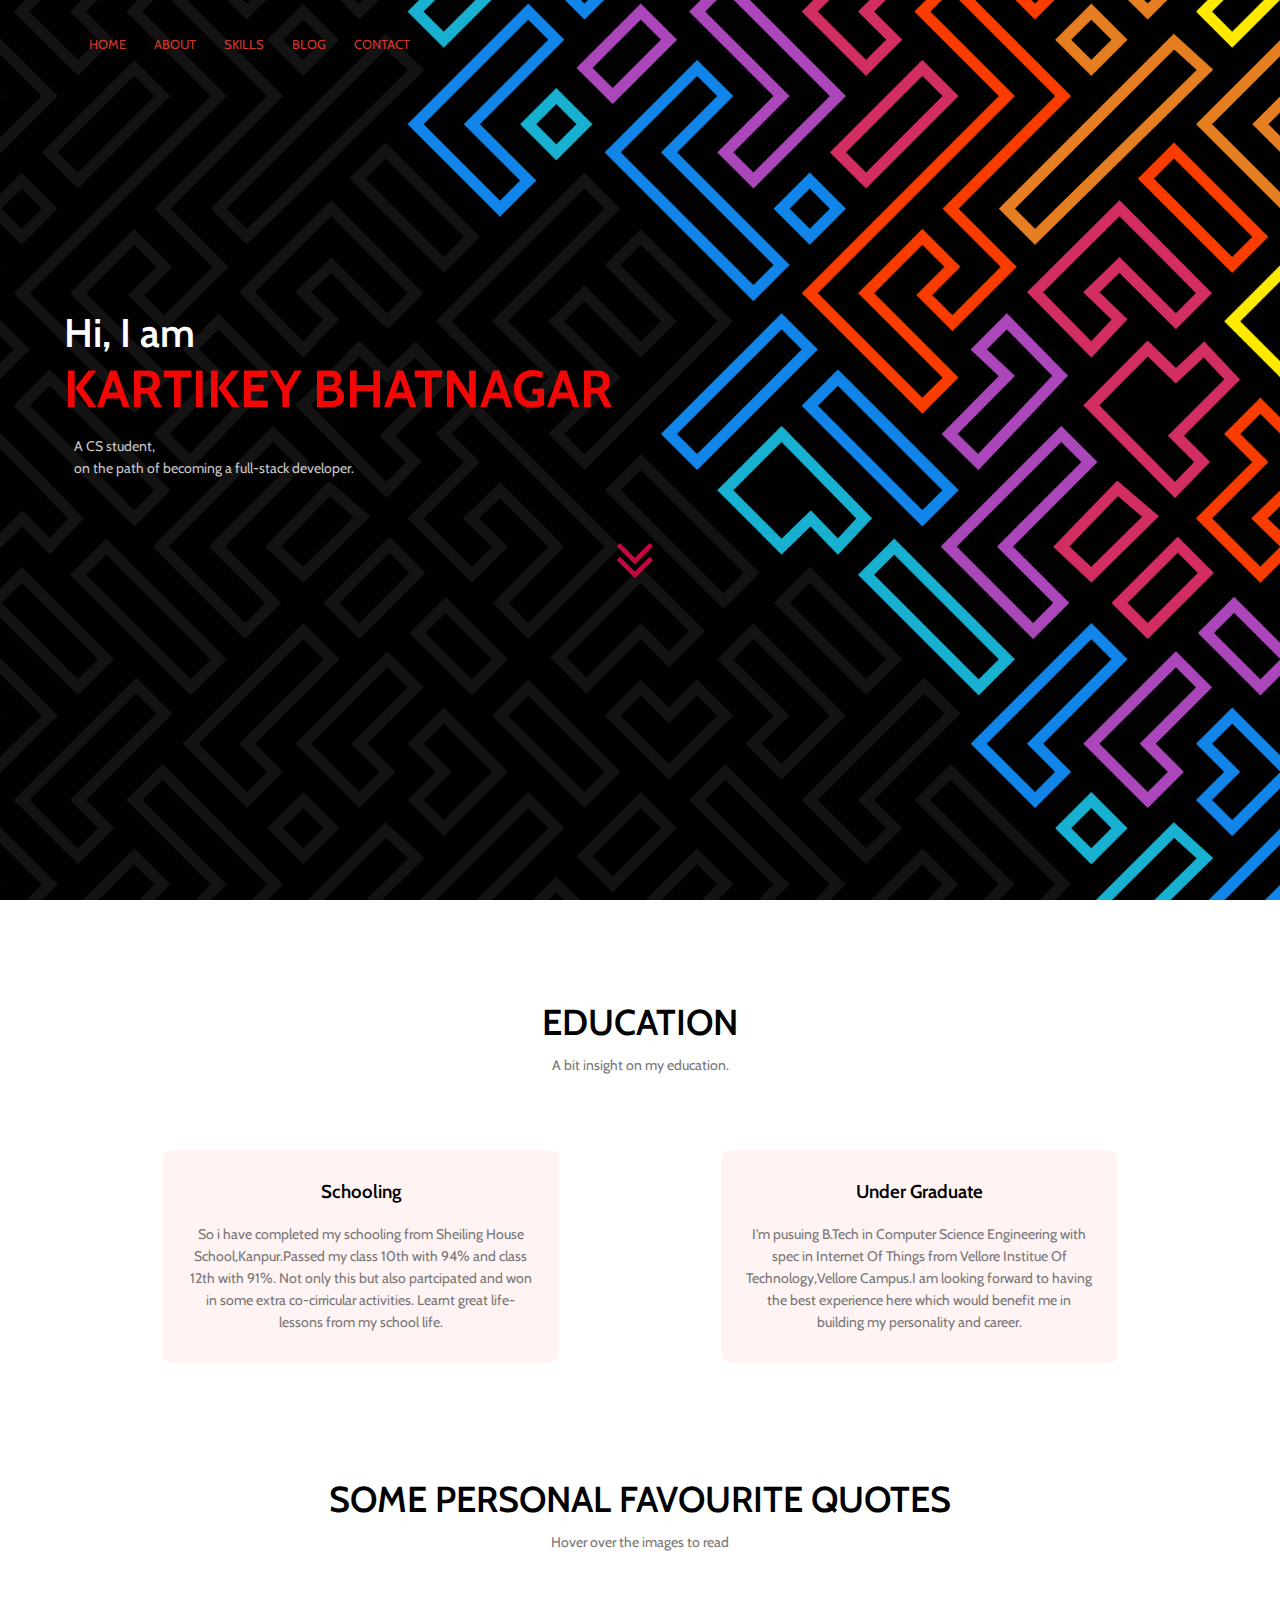
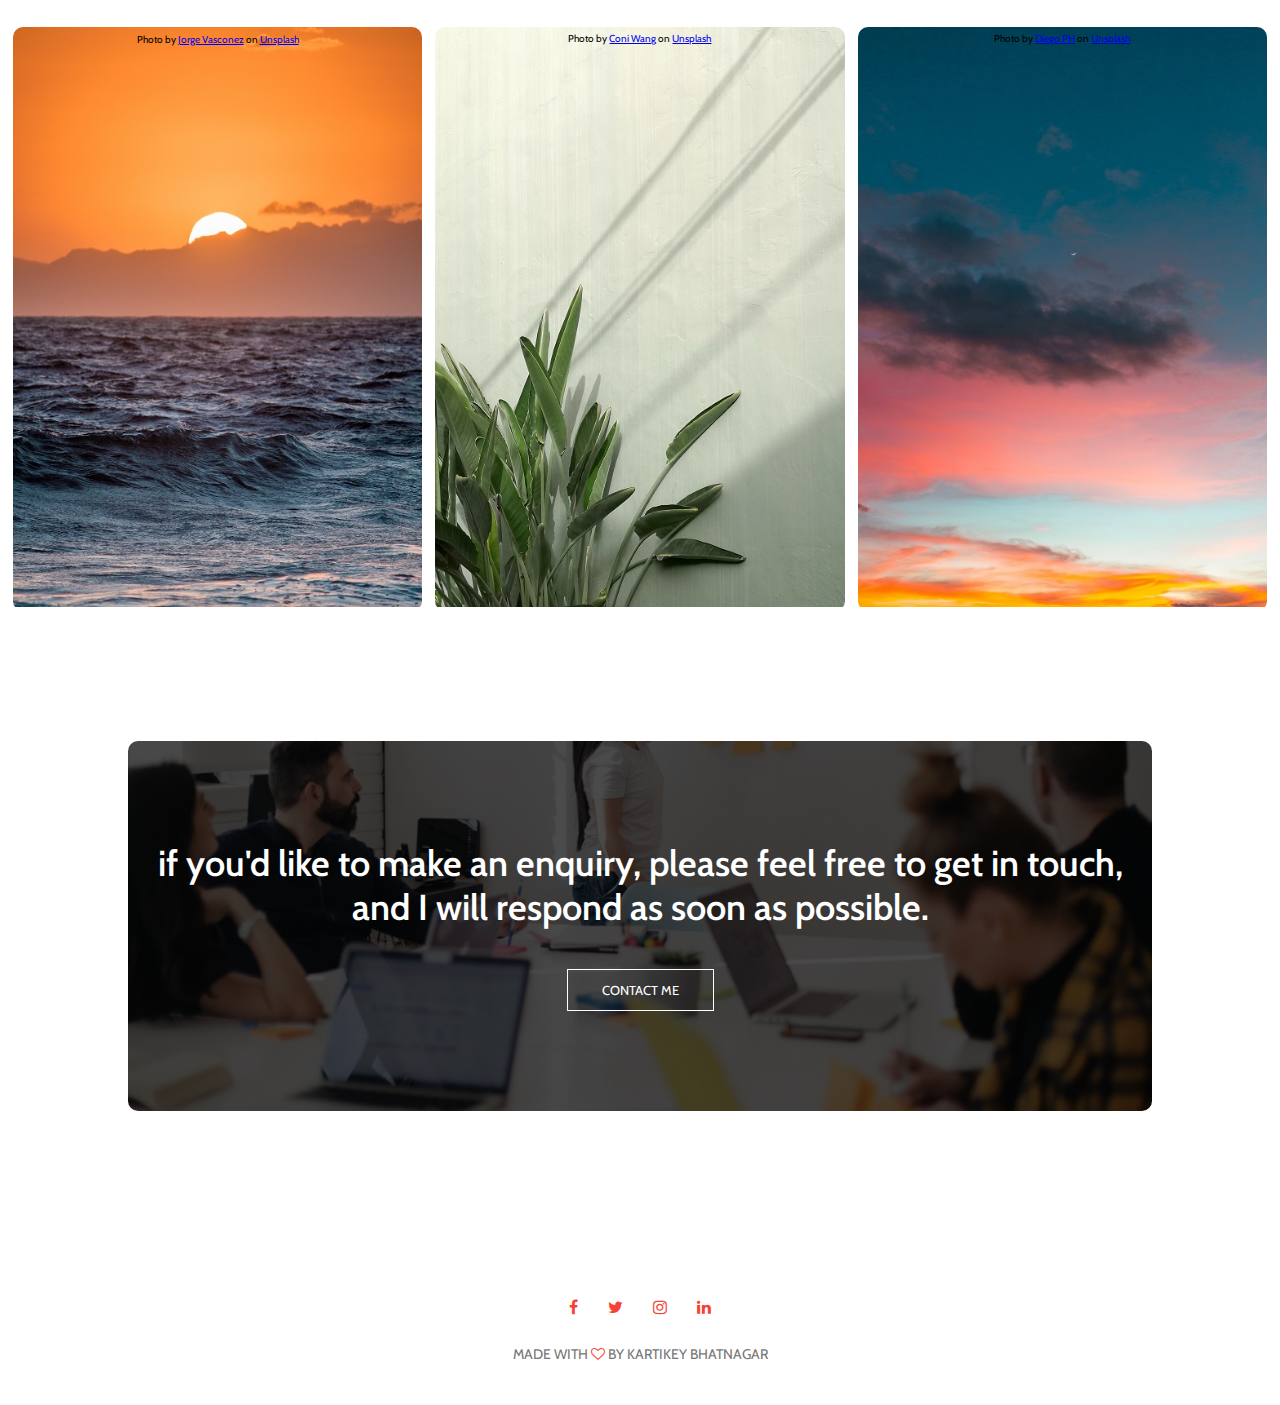
<file: index.html>
<!DOCTYPE html>
<html>
<head>
        <meta name="viewport" content="with=device-width, initial-scale=1.0">
                <title>MY WEBSITE</title>
        <link rel="stylesheet" href="style.css">
        <link rel="preconnect" href="https://fonts.googleapis.com">
<link rel="preconnect" href="https://fonts.gstatic.com" crossorigin>
<link href="https://fonts.googleapis.com/css2?family=Cabin:ital,wdth,wght@1,83.2,401;1,100,500;1,100,600&display=swap" rel="stylesheet">
    <link rel="stylesheet"  href="https://stackpath.bootstrapcdn.com/font-awesome/4.7.0/css/font-awesome.min.css">
    </head>
    <body>
        <section class="header">
        <nav>
            <a href="index.html"></a>
            <div class="nav-links" id="navLinks">
                <i class="fa fa-times" onclick="hideMenu()"></i>
                <ul>
                <li><a href="index.html">HOME</a></li>
                <li><a href="about.html">ABOUT</a></li>
                <li><a href="skills.html">SKILLS</a></li>  
                <li><a href="blog.html">BLOG</a></li>
                <li><a href="contact.html">CONTACT</a></li>    
                </ul>
                </div>
                <i class="fa fa-bars" onclick="showMenu()"></i>  
            
            </nav>
            
            <div class="text-box">
                <h1>Hi, I am</h1><h2>KARTIKEY BHATNAGAR</h2>
                <P>A CS student,<br> on the path of becoming a full-stack developer. </P>
                <div class="ico">
                
                    
                    
                    <i class="fa fa-angle-double-down fa-4x" ></i>
                                       </div>
                </div>
        </section>
        
        <!-------------EDUCATION---------->
        <section class="education">
        <h1>
            EDUCATION
            </h1>
            <p>A bit insight on my education.</p>
        <div class="row">
        <div class="education-col">
            <h3>Schooling</h3>
            <p>So i have completed my schooling from Sheiling House School,Kanpur.Passed my class 10th with 94% and class 12th with 91%.
             Not only this but also partcipated and won in some extra co-cirricular activities. Learnt great life-lessons from my school life.
            </p>
            </div>
            <div class="education-col">
            <h3>Under Graduate</h3>
            <p>I'm pusuing B.Tech in Computer Science Engineering with spec in Internet Of Things from Vellore Institue Of Technology,Vellore Campus.I am looking forward to having the best experience here which would benefit me in building my personality and career.</p>
            </div>
            
            </div>
        
        
        </section>
        <!---------quotes------>
        <section class="campus">
        <h1>SOME PERSONAL FAVOURITE QUOTES</h1>
            <p>Hover over the images to read</p>
            
            <div class="row">
            <div class="campus-col">
                <img src="images/quotes1.png">
                <div class="layer">
                <h3>Your Network is your Networth.</h3>
                    <h7>Photo by <a href="https://unsplash.com/@jorgeluis?utm_source=unsplash&utm_medium=referral&utm_content=creditCopyText">Jorge Vasconez</a> on <a href="https://unsplash.com/s/photos/sunrise?utm_source=unsplash&utm_medium=referral&utm_content=creditCopyText">Unsplash</a>
  </h7>
                </div>
                </div>
                 <div class="campus-col">
                <img src="images/quotes2%20(2).png">
                <div class="layer">
                <h3>The key to life is running and reading - Will Smith</h3>
                    <h8>Photo by <a href="https://unsplash.com/@coni_wang?utm_source=unsplash&utm_medium=referral&utm_content=creditCopyText">Coni Wang</a> on <a href="https://unsplash.com/s/photos/day?utm_source=unsplash&utm_medium=referral&utm_content=creditCopyText">Unsplash</a>
  </h8>
                </div>
                </div>
                 <div class="campus-col">
                <img src="images/quotes3.png">
                <div class="layer">
                <h3>Money is like the 6th sense it allows you to enjoy your first five.</h3>
                    <h9>Photo by <a href="https://unsplash.com/@jdiegoph?utm_source=unsplash&utm_medium=referral&utm_content=creditCopyText">Diego PH</a> on <a href="https://unsplash.com/s/photos/sunset?utm_source=unsplash&utm_medium=referral&utm_content=creditCopyText">Unsplash</a></h9>
                </div>
                </div>
                 </div>
        
        
        </section>
        
        <!---------facilities---------
        <section class="facilities">
            <h1>our facilities</h1>
            <p>loren ipsum dolor sit</p>
            
            <div class="row">
            <div class="facilities-col">
                <img src="images/library.png">
                <h3>world class library</h3>
                <p>lorem ipsum dolor sit mjnjcdsnjc jxjsii jsxisixj ijxisj</p>
                </div>
                 <div class="facilities-col">
                <img src="images/basketball.png">
                <h3>largest play ground</h3>
                <p>lorem ipsum dolor sit mjnjcdsnjc jxjsii jsxisixj ijxisj</p>
                </div>
                 <div class="facilities-col">
                <img src="images/cafeteria.png">
                <h3>healthy food</h3>
                <p>lorem ipsum dolor sit mjnjcdsnjc jxjsii jsxisixj ijxisj</p>
                </div>
            </div>
           
        </section>        
    ---->    
        
        <!------------------testimonials----------
        <section class="testimonials">
        <h1>what our student says</h1>
            <p>lorem ipsum dolor sit amet</p>
            
            
            <div class="row">
            <div class="testimonials-col">
                <img src="images/user1.jpg">
                <div>
                <p>h9 hsicdcu uhcuihuich hih cuhuih uhuihuihui uhhusuh uhuhuhu 
                    </p>
                <h3> christine berkley</h3>
                    <i class="fa fa-star"></i>
                    <i class="fa fa-star"></i>
                    <i class="fa fa-star"></i>
                    <i class="fa fa-star"></i>
                    <i class="fa fa-star-o"></i>
                </div>
                </div>
                 <div class="testimonials-col">
                <img src="images/user2.jpg">
                <div>
                <p>h9 hsicdcu uhcuihuich hih cuhuih uhuihuihui uhhusuh uhuhuhu 
                    </p>
                <h3> yo boy</h3>
                     <i class="fa fa-star"></i>
                    <i class="fa fa-star"></i>
                    <i class="fa fa-star"></i>
                    <i class="fa fa-star"></i>
                    <i class="fa fa-star-half-o"></i>                
                </div>
                </div>
            </div>
            </section>

---->
        <!----------call to action------------>
        
        <section class="cta">
        <h1>if you'd like to make an enquiry, please feel free to get in touch, and I will respond as soon as possible.</h1>
        <a href="contact.html" class="hero-btn">CONTACT ME</a>
    </section>
        
        
        <!---------footer---------->
        <section class="footer">
        <h4></h4>
            <p> </p>
            <div class="icons">
                <i class="fa fa-facebook"></i>
                <i class="fa fa-twitter"></i>
                <i class="fa fa-instagram"></i>
                <i class="fa fa-linkedin"></i>
            
            </div>
            <p>MADE WITH <i class="fa fa-heart-o"></i> BY KARTIKEY BHATNAGAR</p>
        </section>
        
        
        
        
        
        <!----------JAVA Script for toggle menu-------->
        <script>
        var navLinks = document.getElementById("navLinks");
            function showMenu(){
                navLinks.style.right = "0";}
            function showMenu(){
                navLinks.style.right = "-200px";
            }
        </script>
        
    </body>
        </html>
</file>
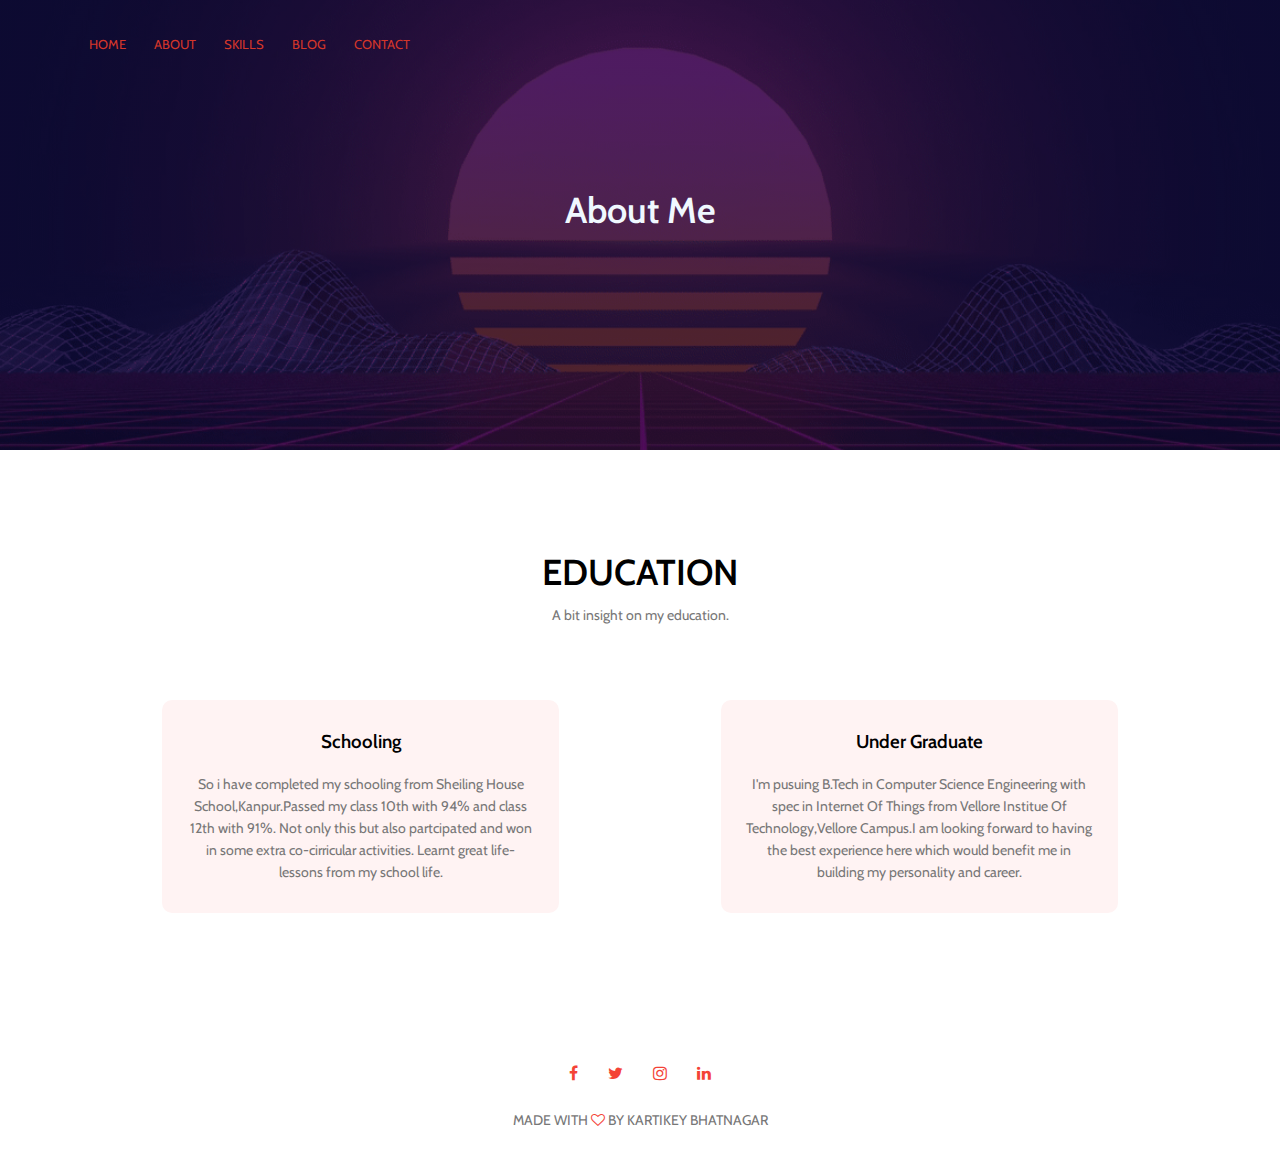
<file: about.html>
<!DOCTYPE html>
<html>
<head>
        <meta name="viewport" content="with=device-width, initial-scale=1.0">
                <title>MY WEBSITE</title>
        <link rel="stylesheet" href="style.css">
        <link rel="preconnect" href="https://fonts.googleapis.com">
<link rel="preconnect" href="https://fonts.gstatic.com" crossorigin>
<link href="https://fonts.googleapis.com/css2?family=Cabin:ital,wdth,wght@1,83.2,401;1,100,500;1,100,600&display=swap" rel="stylesheet">
    <link rel="stylesheet"  href="https://stackpath.bootstrapcdn.com/font-awesome/4.7.0/css/font-awesome.min.css">
    </head>
    <body>
        <section class="sub-header">
        <nav>
            <a href="index.html"></a>
            <div class="nav-links" id="navLinks">
                <i class="fa fa-times" onclick="hideMenu()"></i>
                <ul>
             <li><a href="index.html">HOME</a></li>
                <li><a href="about.html">ABOUT</a></li>
                    <li><a href="skills.html">SKILLS</a></li>  
                <li><a href="blog.html">BLOG</a></li>
                <li><a href="contact.html">CONTACT</a></li>    
                </ul>
                </div>
                <i class="fa fa-bars" onclick="showMenu()"></i>  
            
            </nav>
            
           <h1>About Me</h1>
                       </section>
        
         <!---------about me content---------->
      <section class="education">
        <h1>
            EDUCATION
            </h1>
            <p>A bit insight on my education.</p>
        <div class="row">
        <div class="education-col">
            <h3>Schooling</h3>
            <p>So i have completed my schooling from Sheiling House School,Kanpur.Passed my class 10th with 94% and class 12th with 91%.
             Not only this but also partcipated and won in some extra co-cirricular activities. Learnt great life-lessons from my school life.
            </p>
            </div>
            <div class="education-col">
            <h3>Under Graduate</h3>
            <p>I'm pusuing B.Tech in Computer Science Engineering with spec in Internet Of Things from Vellore Institue Of Technology,Vellore Campus.I am looking forward to having the best experience here which would benefit me in building my personality and career.</p>
            </div>
            
            </div>
        
        
        </section>
        
        <!---------footer---------->
        <section class="footer">
        <h4></h4>
            <p> </p>
            <div class="icons">
                <i class="fa fa-facebook"></i>
                <i class="fa fa-twitter"></i>
                <i class="fa fa-instagram"></i>
                <i class="fa fa-linkedin"></i>
            
            </div>
            <p>MADE WITH <i class="fa fa-heart-o"></i> BY KARTIKEY BHATNAGAR</p>
        </section>
        
        
        
        
        
        <!----------JAVA Script for toggle menu-------->
        <script>
        var navLinks = document.getElementById("navLinks");
            function showMenu(){
                navLinks.style.right = "0";}
            function showMenu(){
                navLinks.style.right = "-200px";
            }
        </script>
        
    <body>
        </html>
</file>
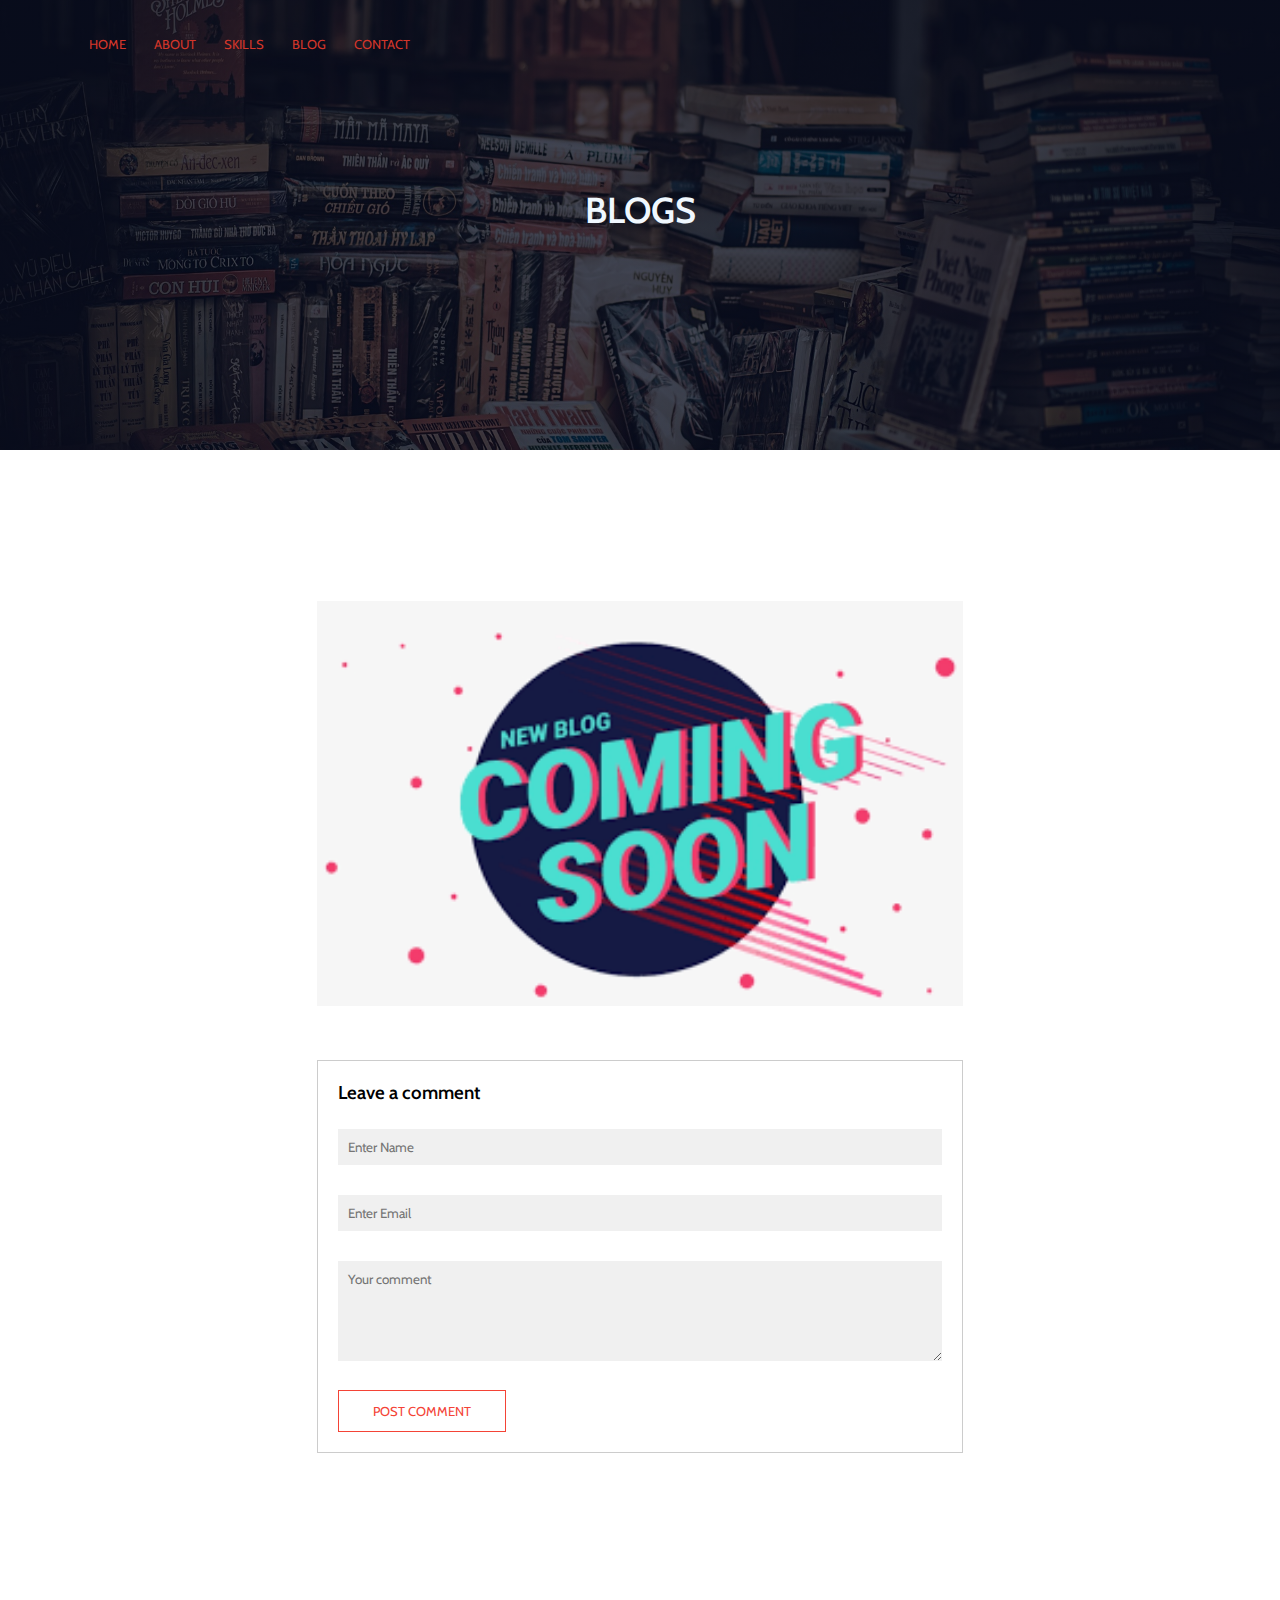
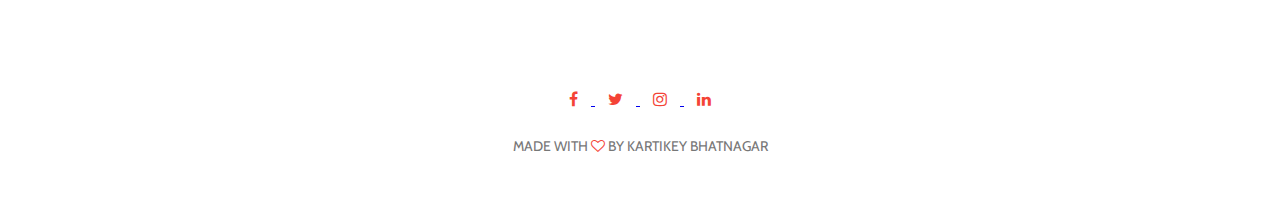
<file: blog.html>
<!DOCTYPE html>
<html>
<head>
        <meta name="viewport" content="with=device-width, initial-scale=1.0">
                <title>MY WEBSITE</title>
        <link rel="stylesheet" href="style.css">
        <link rel="preconnect" href="https://fonts.googleapis.com">
<link rel="preconnect" href="https://fonts.gstatic.com" crossorigin>
<link href="https://fonts.googleapis.com/css2?family=Cabin:ital,wdth,wght@1,83.2,401;1,100,500;1,100,600&display=swap" rel="stylesheet">
    <link rel="stylesheet"  href="https://stackpath.bootstrapcdn.com/font-awesome/4.7.0/css/font-awesome.min.css">
    </head>
    <body>
        <section class="sub-headerblog">
        <nav>
            <a href="index.html"></a>
            <div class="nav-links" id="navLinks">
                <i class="fa fa-times" onclick="hideMenu()"></i>
                <ul>
                 <li><a href="index.html">HOME</a></li>
                <li><a href="about.html">ABOUT</a></li>
                <li><a href="skills.html">SKILLS</a></li>  
                <li><a href="blog.html">BLOG</a></li>
                <li><a href="contact.html">CONTACT</a></li>     
                </ul>
                </div>
                <i class="fa fa-bars" onclick="showMenu()"></i>  
            
            </nav>
            
           <h1>BLOGS</h1>
                       </section>
        
   <!------------------blog page contents----------> 
        <section class="blog-content">
        
            <div class="row">
            <div class="blog">
                <img src="images/blog.png">
              <!---------
                <h2>our certificate & online programs for 2021</h2>   
                <p>hi iam kb dshduis hhcsuihdisuhih ihsdicsiuh iusdhfhsdiuc hshds fhdshusdchsdcs shdusdhfh sdhsdchdhsh sdh hh dhcj vijiofdn fd ifd idfrh xchi  vid hvi iijx igifjxcddfhh idvixi uj icji icxjvi  igdiviovxvvjhjx chiv ioojviojvioji vivi ijoijvifjvjvi  jifjidfojv dfjv dfovjviojfv do j fiojvojv ij vi odjioj vdifjvijv dfvjd fo fof fdjojfdojvfd jdovjdfo vjdfvj dovjdfoivjdiojv  i dfidfifdvjidfovjdiof d fo dfvdf vd d v dfjv odj odjfvj df djfjodf vdf j f ovj fv dv jdjvdfjovjdofivjdfvijdfvjd v dfv df vjdf ij djjiijfvi dfiojvidofjvidfjvijdfiovjdfiovjfdiodjvfifdjvijd f dfoijvdfoijvdifojidfojjfdvjdfjojdfoivjdfjvodfjvodfjdfojvdjvdovjdoj</p>
                <br>
              <p>hi iam kb dshduis hhcsuihdisuhih ihsdicsiuh iusdhfhsdiuc hshds fhdshusdchsdcs shdusdhfh sdhsdchdhsh sdh hh dhcj vijiofdn fd ifd idfrh xchi  vid hvi iijx igifjxcddfhh idvixi uj icji icxjvi  igdiviovxvvjhjx chiv ioojviojvioji vivi ijoijvifjvjvi  jifjidfojv dfjv dfovjviojfv do j fiojvojv ij vi odjioj vdifjvijv dfvjd fo fof fdjojfdojvfd jdovjdfo vjdfvj dovjdfoivjdiojv  i dfidfifdvjidfovjdiof d fo dfvdf vd d v dfjv odj odjfvj df djfjodf vdf j f ovj fv dv jdjvdfjovjdofivjdfvijdfvjd v dfv df vjdf ij djjiijfvi dfiojvidofjvidfjvijdfiovjdfiovjfdiodjvfifdjvijd f dfoijvdfoijvdifojidfojjfdvjdfjojdfoivjdfjvodfjvodfjdfojvdjvdovjdoj</p>
                <br>  
                <p>hi iam kb dshduis hhcsuihdisuhih ihsdicsiuh iusdhfhsdiuc hshds fhdshusdchsdcs shdusdhfh sdhsdchdhsh sdh hh dhcj vijiofdn fd ifd idfrh xchi  vid hvi iijx igifjxcddfhh idvixi uj icji icxjvi  igdiviovxvvjhjx chiv ioojviojvioji vivi ijoijvifjvjvi  jifjidfojv dfjv dfovjviojfv do j fiojvojv ij vi odjioj vdifjvijv dfvjd fo fof fdjojfdojvfd jdovjdfo vjdfvj dovjdfoivjdiojv  i dfidfifdvjidfovjdiof d fo dfvdf vd d v dfjv odj odjfvj df djfjodf vdf j f ovj fv dv jdjvdfjovjdofivjdfvijdfvjd v dfv df vjdf ij djjiijfvi dfiojvidofjvidfjvijdfiovjdfiovjfdiodjvfifdjvijd f dfoijvdfoijvdifojidfojjfdvjdfjojdfoivjdfjvodfjvodfjdfojvdjvdovjdoj</p>
                <br>
                <p>hi iam kb dshduis hhcsuihdisuhih ihsdicsiuh iusdhfhsdiuc hshds fhdshusdchsdcs shdusdhfh sdhsdchdhsh sdh hh dhcj vijiofdn fd ifd idfrh xchi  vid hvi iijx igifjxcddfhh idvixi uj icji icxjvi  igdiviovxvvjhjx chiv ioojviojvioji vivi ijoijvifjvjvi  jifjidfojv dfjv dfovjviojfv do j fiojvojv ij vi odjioj vdifjvijv dfvjd fo fof fdjojfdojvfd jdovjdfo vjdfvj dovjdfoivjdiojv  i dfidfifdvjidfovjdiof d fo dfvdf vd d v dfjv odj odjfvj df djfjodf vdf j f ovj fv dv jdjvdfjovjdofivjdfvijdfvjd v dfv df vjdf ij djjiijfvi dfiojvidofjvidfjvijdfiovjdfiovjfdiodjvfifdjvijd f dfoijvdfoijvdifojidfojjfdvjdfjojdfoivjdfjvodfjvodfjdfojvdjvdovjdoj</p>
               ------------>
                
                <div class="comment-box">
                
                <h3>Leave a comment</h3>
                <form class="comment-form">
                    <input type="text" placeholder="Enter Name">
                    <input type="email" placeholder="Enter Email">
                    <textarea rows="5" placeholder="Your comment"></textarea>
                <button type="submit" class="hero-btn red-btn">POST COMMENT</button>
                    </form>
                
                
                
                </div>
                
                
                            
                </div>
           
                <!---------------------no need right now-----------------
                <div class="blog-right">
                <h3>Post CAtegories</h3>
                <div>
                <span>Business Analytics</span>
                    <span>21</span>
                
                </div>
                <div>
                 <span>Data science</span>
                    <span>28</span>
                
                </div>
                <div>
                 <span>data science</span>
                    <span>51</span>
                
                </div>
                <div>
                 <span> Analytics</span>
                    <span>21</span>
                
                </div>
                <div>
                 <span>Business </span>
                    <span>21</span>
                
                </div>
                <div>
                 <span>commerce</span>
                    <span>21</span>
                
                </div>
                
           
        
        
        ------->
        </div>
                </section>
        
        <!---------footer---------->
        <section class="footer">
        <h4></h4>
            <p> </p>
            <div class="icons">
                <a href="#">
                   <i class="fa fa-facebook"></i>
            </a>
                <a href="#">
                <i class="fa fa-twitter"></i>
                </a>
                    <a href="https://www.instagram.com/kartikey789/">
                    <i class="fa fa-instagram"></i>
                </a>
                        <a href="">
                        <i class="fa fa-linkedin"></i>
                </a>
            </div>
            <p>MADE WITH <i class="fa fa-heart-o"></i> BY KARTIKEY BHATNAGAR</p>
        </section>
        
        
        
        
        
        <!----------JAVA Script for toggle menu-------->
        <script>
        var navLinks = document.getElementById("navLinks");
            function showMenu(){
                navLinks.style.right = "0";}
            function showMenu(){
                navLinks.style.right = "-200px";
            }
        </script>
        
    <body>
        </html>
</file>
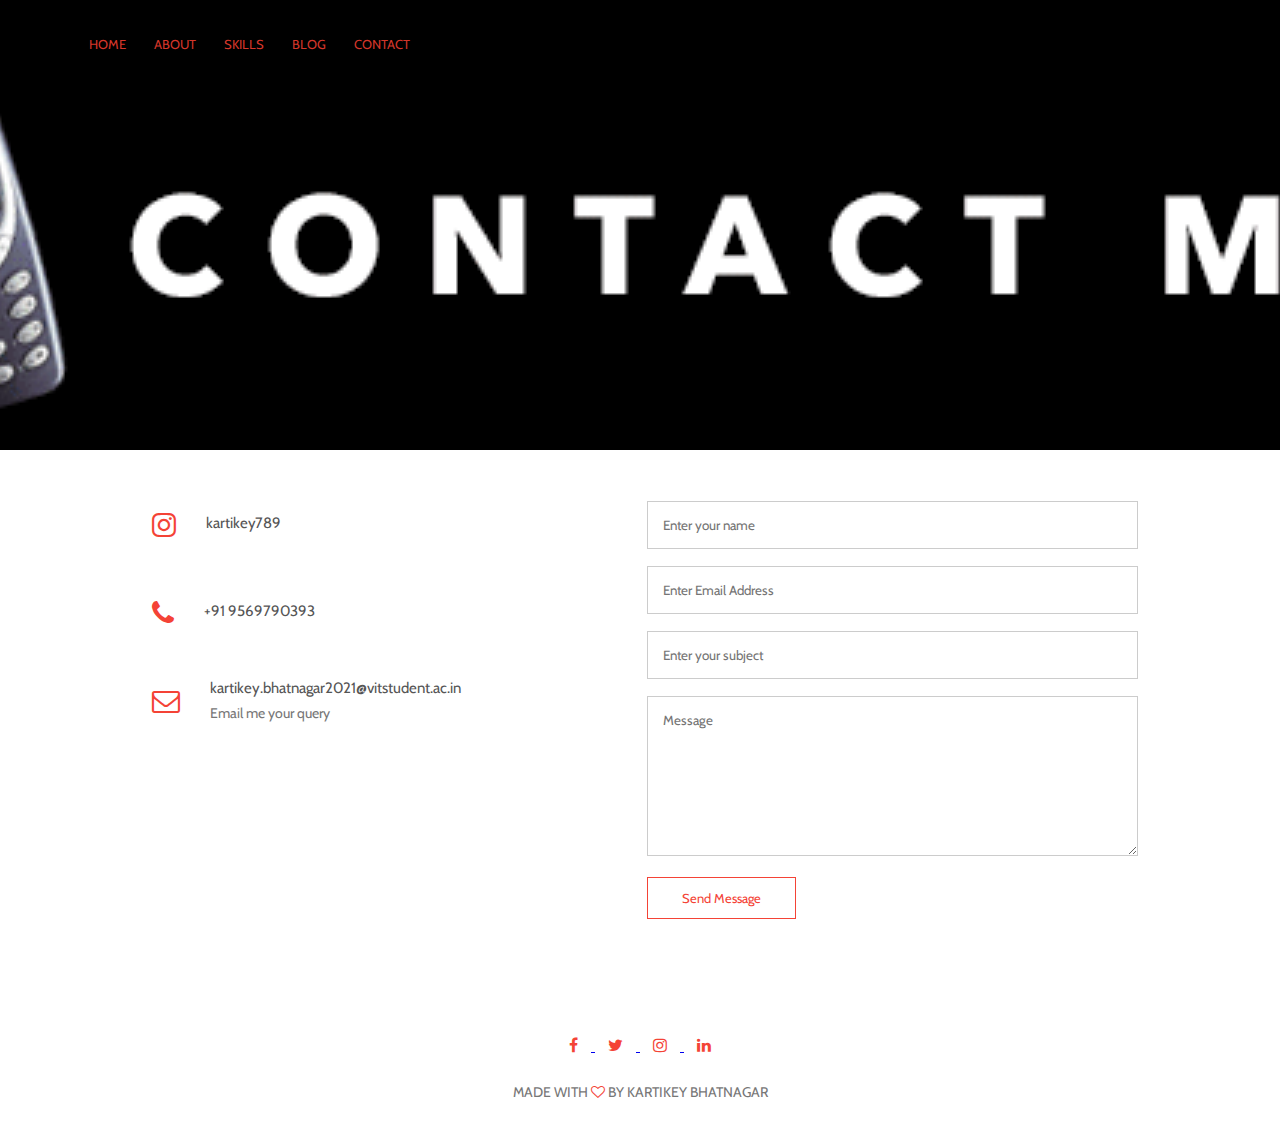
<file: contact.html>
<!DOCTYPE html>
<html>
<head>
        <meta name="viewport" content="with=device-width, initial-scale=1.0">
                <title>MY WEBSITE</title>
        <link rel="stylesheet" href="style.css">
        <link rel="preconnect" href="https://fonts.googleapis.com">
<link rel="preconnect" href="https://fonts.gstatic.com" crossorigin>
<link href="https://fonts.googleapis.com/css2?family=Cabin:ital,wdth,wght@1,83.2,401;1,100,500;1,100,600&display=swap" rel="stylesheet">
    <link rel="stylesheet"  href="https://stackpath.bootstrapcdn.com/font-awesome/4.7.0/css/font-awesome.min.css">
    </head>
    <body>
        <section class="sub-headercontact">
        <nav>
            <a href="index.html"></a>
            <div class="nav-links" id="navLinks">
                <i class="fa fa-times" onclick="hideMenu()"></i>
                <ul>
                <li><a href="index.html">HOME</a></li>
                <li><a href="about.html">ABOUT</a></li>
                    <li><a href="skills.html">SKILLS</a></li>  
                <li><a href="blog.html">BLOG</a></li>
                <li><a href="contact.html">CONTACT</a></li>    
                </ul>
                </div>
                <i class="fa fa-bars" onclick="showMenu()"></i>  
            
            </nav>
            
           <h1></h1>
                       </section>
        
         <!---------contact me---------->
       
       <!------- 
        <section class="location">
        <iframe src="https://www.google.com/maps/embed?pb=!1m18!1m12!1m3!1d3988.871977616519!2d103.82637511475396!3d1.2479404990897873!2m3!1f0!2f0!3f0!3m2!1i1024!2i768!4f13.1!3m3!1m2!1s0x31da1f4a6f8857a1%3A0x6a0f1542bf17a7a9!2sSentosa%20Island!5e0!3m2!1sen!2sin!4v1643113943285!5m2!1sen!2sin" width="600" height="450" style="border:0;" allowfullscreen="" loading="lazy"></iframe>
        
        </section>
------->
        
       <section class="contact-us">
              
        <div class="row">
           
            <div class="contact-col">      
                <div>                <a href="https://www.instagram.com/kartikey789/">
                    <i class="fa fa-instagram"></i>
    </a>
      <span>
      <h5> kartikey789</h5>
    </span>
              
                </div>

                <div>
                <i class="fa fa-phone"></i>
                <span>
                   <h5>+91 9569790393
                    </h5>
                    <p></p>
                   </span>        
                </div>    
                <div>
                <i class="fa fa-envelope-o"></i>
                <span>
                   <h5>kartikey.bhatnagar2021@vitstudent.ac.in
                    </h5>
                    <p>Email me your query</p>
                   </span>        
                </div>    
            </div>
            <div class="contact-col">
            
            
            <form action="form-handler.php" method="post">
            <input type="text" name="name" placeholder="Enter your name" required>
                <input type="email" name="email" placeholder="Enter Email Address" required>
                <input type="text" name="subject" placeholder="Enter your subject" required>
            <textarea rows="8"  name="message" placeholder="Message" required></textarea>
                <button type="submit" class="hero-btn red-btn">Send Message</button>
            </form>
            
            </div>
           </div>
        </section> 
        
        
        
        
        
        
        
        
        <!---------footer---------->
         <section class="footer">
        <h4></h4>
            <p> </p>
            <div class="icons">
                <a href="#">
                   <i class="fa fa-facebook"></i>
            </a>
                <a href="#">
                <i class="fa fa-twitter"></i>
                </a>
                    <a href="https://www.instagram.com/kartikey789/">
                    <i class="fa fa-instagram"></i>
                </a>
                        <a href="">
                        <i class="fa fa-linkedin"></i>
                </a>
            </div>
            <p>MADE WITH <i class="fa fa-heart-o"></i> BY KARTIKEY BHATNAGAR</p>
        </section>
        
        
        
        
        <!----------JAVA Script for toggle menu-------->
        <script>
        var navLinks = document.getElementById("navLinks");
            function showMenu(){
                navLinks.style.right = "0";}
            function showMenu(){
                navLinks.style.right = "-200px";
            }
        </script>
        
    <body>
        </html>
</file>
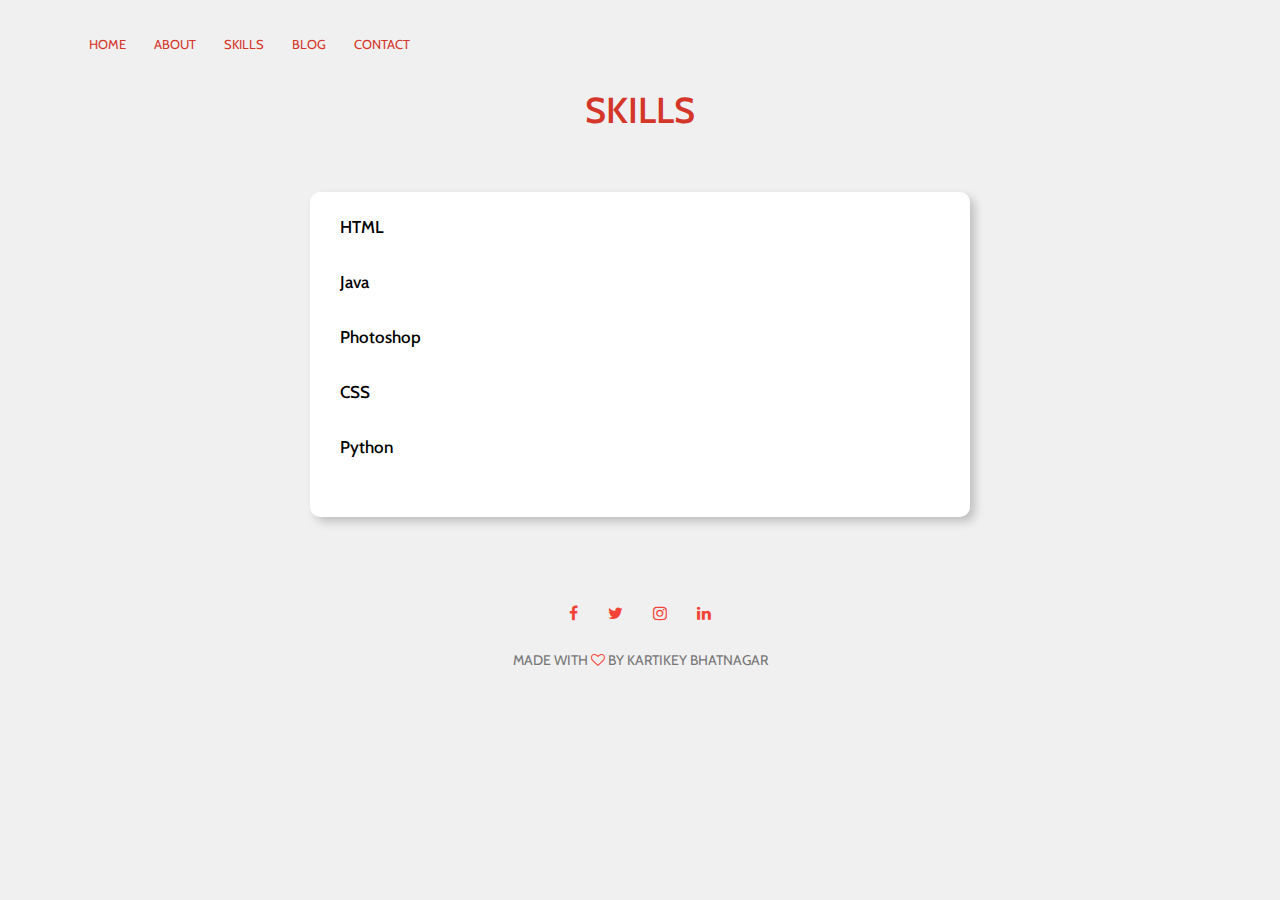
<file: skills.html>
<!DOCTYPE html>

<html>
<head>
        <meta name="viewport" content="with=device-width, initial-scale=1.0">
                <title>MY WEBSITE</title>
        <link rel="stylesheet" href="style.css">
        <link rel="preconnect" href="https://fonts.googleapis.com">
<link rel="preconnect" href="https://fonts.gstatic.com" crossorigin>
<link href="https://fonts.googleapis.com/css2?family=Cabin:ital,wdth,wght@1,83.2,401;1,100,500;1,100,600&display=swap" rel="stylesheet">
    <link rel="stylesheet"  href="https://stackpath.bootstrapcdn.com/font-awesome/4.7.0/css/font-awesome.min.css">
    </head>
  
    <body>
        <body style="background-color:#f0f0f0;">
        <section class="sub-headerskills">
        <nav>
            <a href="index.html"></a>
            <div class="nav-links" id="navLinks">
                <i class="fa fa-times" onclick="hideMenu()"></i>
                <ul>
                <li><a href="index.html">HOME</a></li>
                <li><a href="about.html">ABOUT</a></li>
                <li><a href="skills.html">SKILLS</a></li>  
                <li><a href="blog.html">BLOG</a></li>
                <li><a href="contact.html">CONTACT</a></li>       
                </ul>
                </div>
                <i class="fa fa-bars" onclick="showMenu()"></i>  
            
            </nav>
            
           <h1>SKILLS</h1>
                    
        
     

        
        <!-----------------------------FACILITIES----------------------
        <section class="facilities">
            <h1>our facilities</h1>
            <p>loren ipsum dolor sit</p>
            
            <div class="row">
            <div class="facilities-col">
                <img src="images/library.png">
                <h3>world class library</h3>
                <p>lorem ipsum dolor sit mjnjcdsnjc jxjsii jsxisixj ijxisj</p>
                </div>
                 <div class="facilities-col">
                <img src="images/basketball.png">
                <h3>largest play ground</h3>
                <p>lorem ipsum dolor sit mjnjcdsnjc jxjsii jsxisixj ijxisj</p>
                </div>
                 <div class="facilities-col">
                <img src="images/cafeteria.png">
                <h3>healthy food</h3>
                <p>lorem ipsum dolor sit mjnjcdsnjc jxjsii jsxisixj ijxisj</p>
                </div>
            </div>
            
        </section>  
        ----->
        
        
        <!---------------------------------skills------>
            <html1> 
            <body1> 
        <div class="skills-bar">
    <div class="bar">
        <div class="info">
            <span>HTML</span>
        </div>    
        <div class="progress-line html"><span></span></div>
        
        </div>
        <div class="bar">
        <div class="info">
            <span>Java</span>
        </div>    
        <div class="progress-line java"><span></span></div>
        
        </div>
        <div class="bar">
        <div class="info">
            <span>Photoshop</span>
        </div>    
        <div class="progress-line photoshop"><span></span></div>
        
        </div>
        <div class="bar">
        <div class="info">
            <span>CSS</span>
        </div>    
        <div class="progress-line css"><span></span></div>
        
        </div>
        <div class="bar">
        <div class="info">
            <span>Python</span>
        </div>    
        <div class="progress-line python"><span></span></div>
        
        </div>
    </div>
        

        </body1>
        
        </html1>
        
        
        
        
        
        
        
        
        
        
        
        
        
        
        
        
        
        <!--------------end of skill page------------------>
        
        
        
        <!---------footer---------->
        <section class="footer">
        <h4></h4>
            <p> </p>
            <div class="icons">
                <i class="fa fa-facebook"></i>
                <i class="fa fa-twitter"></i>
                <i class="fa fa-instagram"></i>
                <i class="fa fa-linkedin"></i>
            
            </div>
            <p>MADE WITH <i class="fa fa-heart-o"></i> BY KARTIKEY BHATNAGAR</p>
        </section>
        
        
        
        
        
        <!----------JAVA Script for toggle menu-------->
        <script>
        var navLinks = document.getElementById("navLinks");
            function showMenu(){
                navLinks.style.right = "0";}
            function showMenu(){
                navLinks.style.right = "-200px";
            }
        </script>
        </section>
    </body>
        </html>
</file>
<file: style.css>
*{
    margin: 0;
    padding: 0;
    font-family: 'Cabin', sans-serif;
}
.header{
    min-height: 100vh;
    width: 100%;
    background-image: url(images/background4.png);
    background-position: center;
    background-size: cover;
    position: relative;
}
nav{
    display: flex;
    padding: 2% 6%;
    justify-content: space-between;
    align-items: center;
}
nav img{
    width: 150px;
} 
.nav-links{
    flex: 1;
    text-align: left;
}
.nav-links ul li{
    list-style: none;
    display: inline-block;
    padding: 8px 12px;
    position: relative;
}
.nav-links ul li a{
    color:#d4362a;
    text-decoration: none;
    font-size: 13px;
}
.nav-links ul li::after{
    content: '';
    width: 0%;
    height: 2px;
    background: #ed645a;
    display: block;
    margin: auto;
    transition: 0.5s;
} 
.nav-links ul li:hover::after{
    width: 100%;
}
.text-box{
    width: 90%;
    color:#FFF;
    position: absolute;
    top: 50%;
    left: 50%;
    transform: translate(-50%,-50%);
    text-align: left;        
}
.text-box h1{
    font-size: 40px;
}
.text-box h2{
    font-size:52px;
    color: #f20707;
}
.text-box p{
    margin: 5px 0 40px;
    font-size: 14px;
    color:#c9c5c5;
}

.hero-btn{
    display: inline-block;
    text-decoration: none;
    color: #fff;
    border: 1px solid #fff;
    padding: 12px 34px;
    font-size: 13px;
    background: transparent;
    position: relative;
    cursor: pointer;
}
.hero-btn:hover{
    border: 1px solid #f44336;
    background: #f44336;
    transition: 1s;
}
nav .fa{
    display: none;
}
@media(max-width: 700px){
    .text-box h1{
    font-size: 20px;
    }
    .nav-links ul li{
        display: block;
}
    .nav-links{
        position:absolute;
        background: #828282;
        height: 100vh;
        width: 200px;
        top: 0;
        right: -200px;
        text-align: left;
        z-index: 2;
        transition: 1s;
    }
    nav .fa{
        display: block;
        color: #fff;
        margin: 10px;
        font-size: 22px;
        cursor: pointer;
    }
    .nav-links ul{
        padding: 30px; 
    } 
    .ico .fa{
   position:absolute;
        height: 5vh;
        width: 200px;
        top: 10;
        right: 0;
        text-align: left;
        z-index: 4;
        
}
    
}
/*-------education----------*/
.education{
    width: : 80%;
    margin: auto;
    text-align: center;
    padding-top: 100px;
}
h1{
    font-size: 36px;
    font-weight: 600;
}
p{
    color: #777;
    font-size: 14px;
    font-weight: 300;
    line-height: 22px;
    padding: 10px;
}

.row{
    margin-top: 5%;
    display: flex;
    justify-content: space-evenly;
}

.education-col{
    flex-basis: 31%;
    background: #fff3f3;
    border-radius: 10px;
    margin-bottom: 5%;
    padding: 20px 12px;
    box-sizing: border-box;
    transition: 0.5s;
}
h3{
    text-align: center;
    font-weight: 600;
    margin: 10px 0;
}
.education-col:hover{
    box-shadow: 0 0 20px 0 rgba(0,0,0,0.2);
    }
@media(max-width: 700px){
    .row{
        flex-direction: column;
    }
}

/*--------------------campus-------------------*/


.campus{
    width: 80;
    margin: auto;
    text-align: center;
    padding-top: 50px;
}

.campus-col{
    flex-basis: 32%;
    border-radius: 10px;
    margin-bottom: 30px;
    position: relative;
    overflow:hidden;
}
.campus-col img{
    width: 100%;
}
.layer{
    background: transparent;
    height: 100%;
    width: 100%;
    position: absolute;
    top: 0;
    left: 0;
    transition: 0.5s;
}
.layer:hover{
    background: rgba(100, 100, 100, 0.5)
}
.layer h3{
    width: 100%;
    font-weight: 500;
    color: #f7dfe8;
    font-size: 26px;
    bottom: 0;
    left: 50%;
    transform: translateX(-50%);
    position: absolute;
    opacity: 0;
    transition: 1s;
}
.layer h7{
   font-size: 10px;
    vertical-align: text-bottom;
    text-align:end;
}
.layer h8{
   font-size: 10px;
   text-align:end;
}
.layer h9{
   font-size: 10px;
   text-align:end;
}

.layer:hover h3{
    bottom: 49%;
    opacity: 1;
}


/*---------facilities--------*/

.facilities{
    width: 80;
    margin: auto;
    text-align: center;
    padding-top: 100px;
}
.facilities-col{
    flex-basis: 32%;
    border-radius: 10px;
    margin-bottom: 5%;
    text-align: center;
}
.facilities-col img{
    width: 100%;
    border-radius: 10px;
}

.facilities-col p{
    padding: 0;
}
.facilities-col h3{
    margin-top: 16px;
    margin bottom: 15px;
    text-align: center;
}

/*---------testimonials-----*/

.testimonials{
    width: 80%;
    margin: auto;
    padding-top: 100px;
    text-align: center;
}
.testimonials-col{
    flex-basis: 44%;
    border-radius: 10px;
    margin-bottom: 5%;
    text-align: left;
    background: #fff3f3;
    padding: 25px;
    cursor: pointer;
    display: flex;
    }
.testimonials-col img{
    height: 40px;
    margin-left: 5px;
    margin-right: 30px;
    border-radius: 50%;
}
.testimonials-col p{
    padding: 0;
}
.testimonials-col h3{
    margin-top: 15px;
    text-align: center;
}
.testimonials-col .fa{
    color: #f44336;
}
@media(max-width: 700px){
    .testimonials-col img{
    margin-left: 0px;
    margin-right: 15px;
 
}    
}
/*----------------------call to action----------*/

.cta{
    margin: 100px auto;
    width: 80%;
    background-image: linear-gradient(rgba(0,0,0,0.7),rgba(0,0,0,0.7)),url(images/banner2.jpg);
    background-position: center;
    background-size: cover;
    border-radius: 10px;
    text-align: center;
    padding: 100px 0;
}
.cta h1{
    color: #fff;
    margin-bottom: 40px;
    padding: 0;
}

@media(max-width:700px){
    .cta h1{
        font-size: 24px;
    }
}

/*----------------------footer----------*/


.footer{
    width: 100%;
    text-align: center;
    padding: 30px 0;
}

.footer h4{
    margin bottom: 25px;
    margin-top: 20px;
    font-weight: 600;
}
.icons .fa{
    color: #f44336;
    margin: 0 13px;
    cursor: pointer;
    padding: 18px 0;
    justify-content: center;
}
.fa-heart-o{
    color: #f44336;
}

/*------------------------------------down arrow-------------------------------*/
.ico .fa{
    
    color:#C3073F;
    margin-left: 550px;
    cursor: pointer;
    z-index: 6;
   
}
/*-------------------------------------about me page----------------*/

.sub-header{
    height: 50vh;
    width: 100%;
    background-image: linear-gradient(rgba(4,9,30,0.7),rgba(4,9,30,0.7)),url(images/aboutme.gif);
    background-position: center;
    background-size: cover;
    text-align: center;
    color: aliceblue;
}
.sub-header h1{
    margin-top: 100px;
}

.about-us{
    width: 80%;
    margin: auto;
    padding-top: 80px;
    padding-bottom: 50px;
}
.about-col{
    flex-basis: 48%;
    padding: 30px 2px;
}
.about-col img{
    width: 100%;
}
.red-btn{
    border: 1px solid #f44336;
    background: transparent;
    color: #f44336;
}
.red-btn:hover{
    color: #ffff;
}

/*-------------blog-content-------------------*/
.sub-headerblog{
    height: 50vh;
    width: 100%;
    background-image: linear-gradient(rgba(4,9,30,0.7),rgba(4,9,30,0.7)),url(images/blog1.png);
    background-position: center;
    background-size: cover;
    text-align: center;
    color: aliceblue;
}
.sub-headerblog h1{
    margin-top: 100px;
}
.blog-content{
    width: 80%;
    margin-left: auto;
    margin-right: auto;
    padding: 100px 0;
}
.blog{
    flex-basis: 63%;
}
.blog img{
    width: 100%;
    place-content: center;
    margin: auto;
}
.blog-left h2{
    color: #222;
    font-weight: 600;
    margin: 30px 0;
}
.blog-left p{
    color: #999;
    padding: 0;
    
}


/*
.blog-right{
    flex-basis: 32%;
}
.blog-right h3{
    background: #f44336;
    color:#fff;
    padding: 7px 0;
    font-size: 16px;
    margin-bottom: 20px;
}
.blog-right div{
    display: flex;
    align-items: center;
    justify-content: space-between;
    color: #555;
    padding: 8px;
    box-sizing: border-box;
}
*/
.comment-box{
    border: 1px solid #ccc;
    margin: 50px 0;
    padding: 10px 20px;
}
.comment-box h3{
    text-align: left;
}
.comment-form input, .comment-form textarea{
    width: 100%;
        padding: 10px;
    margin: 15px 0;
    box-sizing: border-box;
    border: none;
    outline: none;
    background: #f0f0f0;
}

.comment-form button{
    margin: 10px 0;
}

@media(max-width:700px){
    .sub-header h1{
        font-size: 24px;
    }
}




/*----------------contact me-------------*/
.sub-headercontact{
    background-size: auto;
    height: 50vh;
    width: 100%;
    background-image:url(images/Contact-Me.gif);
    background-position: center;
    background-size: cover;
    text-align: center;
    color: aliceblue;
}
.location{
    width: 80%;
    margin: auto;
    padding: 80px 0;
    }
.location iframe{
    width: 100%;
        
}
.contact-us{
    width: 80%;
    margin: auto;
}
.contact-col{
    flex-basis: 48%;
    margin-bottom: 30px;
}
.contact-col div{
    display: flex;
    align-items: center;
    margin-bottom: 40px;
}
.contact-col div .fa{
    font-size: 28px;
    color: #f44336;
    margin: 10px;
    margin-right: 30px;
}
.contact-col div p{
    padding: 0;
}
.contact-col div h5{
    font-size: 15px;
    margin-bottom: 5px;
    color: #555;
    font-weight: 400;
}
.contact-col input, .contact-col textarea{
    width: 100%;
    padding: 15px;
    margin-bottom: 17px;
    outline: none;
    border: 1px solid #ccc;
    box-sizing: border-box;
}
@media(max-width:700px){
   .sub-headercontact{
    width: 100%;
      height: 12vh;
    }
   
    .fa fa-envelope-o h5{
    font-size: 5px;
}  
    
}

/*----------------skills-------------
.sub-headerskills{
   background:  #6665ee;
    align-content: center;
}
.skills .container{
    text-align: left;
   
}

.sub-headerskills h1{
    margin-top: 100px;
}

.skills{
    padding: 7rem 0 10 0;
}
 .text{
    width: 70%;
    margin: 1.5rem auto;
    text-align: center;
}
.row1{
    margin: 1rem 0;
}
.skills .item{
padding: 0.5rem 0;
    margin: 0.3rem 0;
}
.skills .item-text{
    display: flex;
    justify-content: flex-start;
    font-weight: 600;
    font-size: 1.3rem;
    position: relative;
}
.skills .item-text span:last-child{
    position: absolute;
}
.skills .item-text .w-90{
    margin-left: 85%;
}
.skills .item-text .w-75{
    margin-left: 70%;
}
.skills .item-text .w-85{
    margin-left: 80%;
}
.skills .item-text .w-80{
    margin-left: 75%;
}
.skills .item-text .w-60{
    margin-left: 55%;
}
.skills .item-text .w-68{
    margin-left: 63%;
}
.progress{
    margin: 0.8rem 0;
    border-radius: 10px;
    height: 16px;
    width: 100%;
    background-color: #252525;
    overflow: hidden;
}
.progress-bar{
   background: #008000;
    height: 100%;
    border-top-right-radius: 2px;
    border-bottom-right-radius: 2px;
}
.progress-bar.w-90{
    width: 90%;
}
.progress-bar.w-75{
    width: 75%;
}
.progress-bar.w-85{
    width: 85%;
}
.progress-bar.w-80{
    width: 80%;
}
.progress-bar.w-60{
    width: 80%;
}
.progress-bar.w-68{
    width: 68%;
}
---------*/

/*-----skills page-----*/
.row1{
    display: grid;
    grid-template-columns: repeat(2, 1fr);
    grid-gap: 2rem;
}
/*-----------new skill-----------------------*/
.sub-headerskills h1{
    color: #d4362a;
    text-align: center;
}
html1,body1{
    margin-top: 30px;
    display: grid;
    height: 100%;
    place-items: center;
    background: #f0f0f0;
}
   

.skills-bar{
    width: 600px;
    background: #fff;
    border-radius: 10px;
    padding: 25px 30px;
    box-shadow: 5px 5px 10px rgba(0,0,0,0.2);
    
}
.skills-bar .bar{
    margin: 20px 0;
}
.skills-bar .bar:first-child{
    margin-top: 0px;
}
.skills-bar .bar .info{
    margin-bottom: 5px;
}
.skills-bar .bar .info span{
    font-size: 17px;
    font-weight: 500;
}
.skills-bar .bar .progress-line{
    position: relative;
    height: 10px;
    width: 100%;
    background: #f0f0f0;
    border-radius: 10px;
    transform: scaleX(0);
    transform-origin:left;
    box-shadow: inset 0px 1px 1px rgba(0,0,0,0.05),
        0px 1px rgba(255,255,255,0.8);
animation: animate 1s cubic-bezier(1,0,0.5,1) forwards;
}

.bar .progress-line span{
    height: 100%;
    width: 80%;
    background: #d4362a;
    position: absolute;
    border-radius: 10px; 
    transform: scaleX(0);
    transform-origin: left;
    animation: animate 1s 1s cubic-bezier(1,0,0.5,1) forwards;
    }
@keyframes animate{
    100%{
        transform: scaleX(1);
    }
}
.progress-line.html span{
 width: 60%;
}
.progress-line.photoshop span{
 width: 90%;
}
.progress-line.css span{
 width: 70%;
}
.progress-line.python span{
 width: 65%;
}
.progress-line.java span{
 width: 75%;
}
.bar .progress-line span::before{
    position: absolute;
    content:"";
    right: 0;
    top: -10px;
    height: 0;
    width: 0;
    border: 7px solid transparent;
    border-bottom-width: 0px;
    border-right-width: 0px;
    border-top-color: black;
     opacity: 0;
    animation: showText2 0.5s 1.5s linear forwards;
}
.bar .progress-line span::after{
    position: absolute;
    right: 0;
    top: -25px;
    color: #fff;
    font-size: 12px;
    font-weight: 500;
    background: #000;
    padding: 1px 8px;
    border-radius: 3px;
    opacity: 0;
    animation: showText 0.5s 1s linear forwards;
}
@keyframes showText {
    100%{
        opacity: 1;
    }
}
.progress-line.html span::after{
 content: "60%";
}
.progress-line.photoshop span::after{
 content: "90%";
}
.progress-line.css span::after{
 content: "70%";
}
.progress-line.python span::after{
 content: "65%";
}
.progress-line.java span::after{
 content: "75%";
}
</file>
